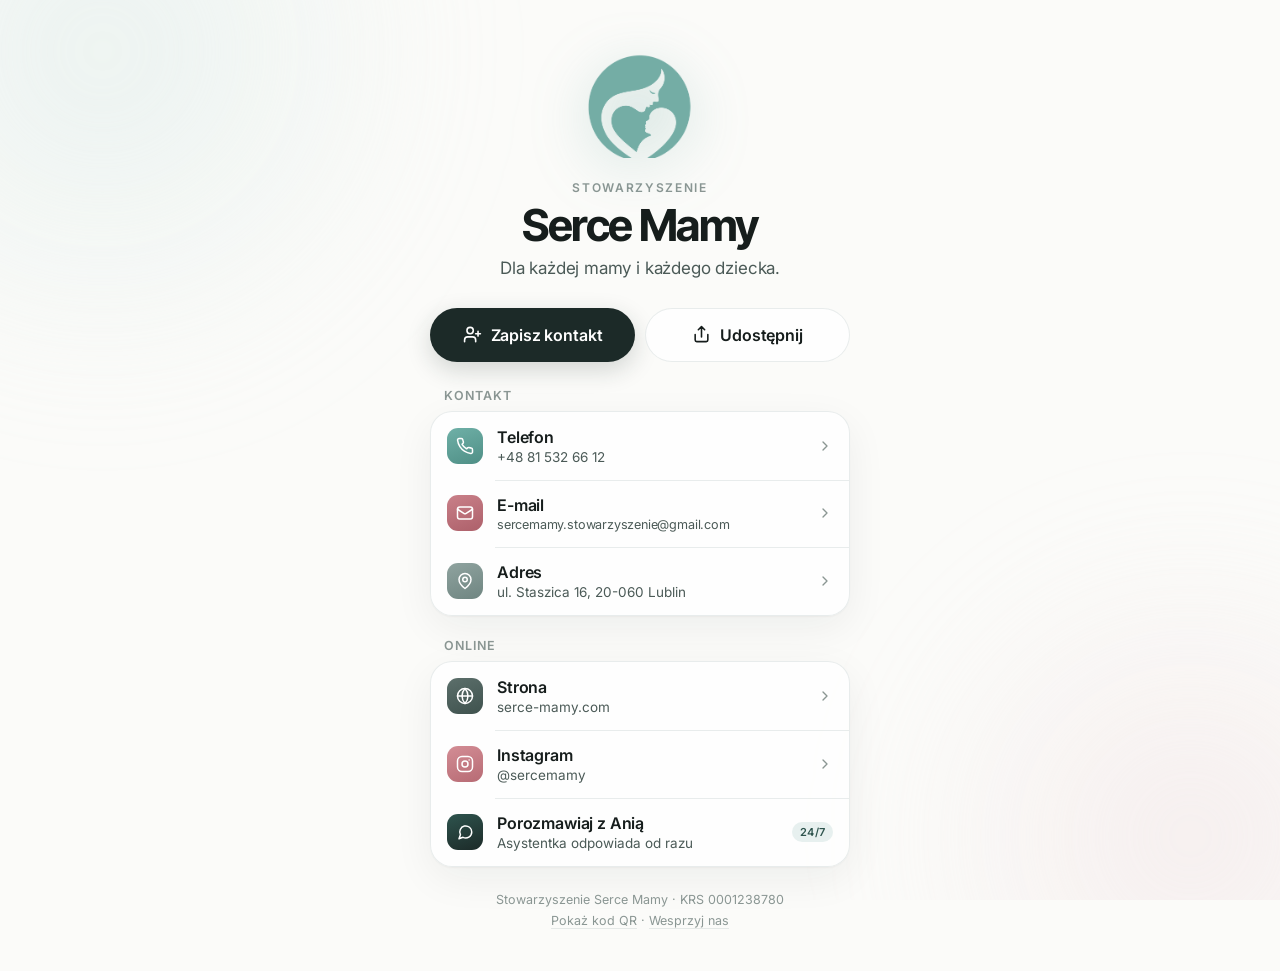
<file: wizytowka.html>
<!DOCTYPE html>
<html lang="pl">
<head>
  <meta charset="UTF-8" />
  <meta name="viewport" content="width=device-width, initial-scale=1.0, viewport-fit=cover" />
  <title>Serce Mamy — wizytówka</title>
  <meta name="description" content="Kontakt do Stowarzyszenia Serce Mamy w Lublinie. Zapisz kontakt, zadzwoń, napisz." />
  <link rel="canonical" href="https://serce-mamy.com/wizytowka" />
  <meta property="og:title" content="Stowarzyszenie Serce Mamy" />
  <meta property="og:site_name" content="Serce Mamy" />
  <meta property="og:locale" content="pl_PL" />
  <meta property="og:description" content="Dla każdej mamy i każdego dziecka. Zapisz kontakt, zadzwoń albo napisz." />
  <meta property="og:url" content="https://serce-mamy.com/wizytowka" />
  <meta property="og:image" content="https://serce-mamy.com/og-wizytowka.png" />
  <meta property="og:image:width" content="1200" />
  <meta property="og:image:height" content="630" />
  <meta property="og:image:alt" content="Wizytówka Stowarzyszenia Serce Mamy" />
  <meta property="og:type" content="website" />
  <meta name="twitter:card" content="summary_large_image" />
  <meta name="twitter:image" content="https://serce-mamy.com/og-wizytowka.png" />
  <meta name="theme-color" content="#fbfbf9" />
  <meta name="color-scheme" content="light only" />
  <link rel="icon" href="seo/icon-32.png" sizes="32x32" />
  <link rel="apple-touch-icon" href="seo/icon-180.png" />
  <link rel="preconnect" href="https://fonts.googleapis.com" />
  <link rel="preconnect" href="https://fonts.gstatic.com" crossorigin />
  <link href="https://fonts.googleapis.com/css2?family=Inter+Tight:wght@500;600;700&family=Inter:wght@400;500;600&display=swap" rel="stylesheet" />
  <style>
    :root{
      color-scheme:light;
      --bg:#fbfbf9; --surface:rgba(255,255,255,.72); --surface-solid:#ffffff; --hair:rgba(46,84,78,.10);
      --ink:#161d1c; --ink-2:#4b5a57; --ink-3:#8a9693;
      --teal:#5f9e96; --teal-ink:#2e544e; --rose:#b76b74;
      --cta:#1c2a28; --cta-ink:#ffffff;
      --shadow:0 1px 2px rgba(20,30,28,.04), 0 12px 40px rgba(20,30,28,.06);
      --r:22px; --ease:cubic-bezier(.2,.8,.2,1);
    }
    *{ box-sizing:border-box; margin:0; padding:0; }
    html{ -webkit-text-size-adjust:100%; }
    body{ font-family:'Inter',-apple-system,BlinkMacSystemFont,'SF Pro Text',system-ui,sans-serif; background:var(--bg); color:var(--ink); min-height:100dvh; -webkit-font-smoothing:antialiased; text-rendering:optimizeLegibility; overflow-x:hidden; }
    .aic-bubble{ display:none !important; }

    /* tło: dwie miękkie plamy, mocno rozmyte */
    .bg{ position:fixed; inset:0; z-index:-1; overflow:hidden; pointer-events:none; }
    .bg i{ position:absolute; border-radius:50%; filter:blur(70px); opacity:.55; }
    .bg .a{ width:52vmax; height:52vmax; left:-18vmax; top:-22vmax; background:radial-gradient(circle,#dcebe8 0%,rgba(220,235,232,0) 70%); }
    .bg .b{ width:46vmax; height:46vmax; right:-16vmax; bottom:-18vmax; background:radial-gradient(circle,#f1e2e3 0%,rgba(241,226,227,0) 70%); }

    .page{ max-width:460px; margin:0 auto; padding:max(28px,env(safe-area-inset-top)) 20px calc(40px + env(safe-area-inset-bottom)); }

    /* hero */
    .hero{ text-align:center; padding:26px 8px 30px; }
    .logo{ width:104px; height:104px; margin:0 auto 22px; display:block; filter:drop-shadow(0 14px 28px rgba(95,158,150,.28)); }
    .kicker{ font-size:12px; font-weight:600; letter-spacing:.14em; text-transform:uppercase; color:var(--ink-3); }
    h1{ font-family:'Inter Tight','SF Pro Display',Inter,sans-serif; font-weight:700; font-size:44px; line-height:1.02; letter-spacing:-.035em; margin:8px 0 10px; color:var(--ink); }
    .tag{ font-size:17px; color:var(--ink-2); letter-spacing:-.01em; }

    /* animacje wejścia */
    .up{ opacity:0; transform:translateY(14px); animation:up .8s var(--ease) forwards; }
    .d1{ animation-delay:.05s } .d2{ animation-delay:.15s } .d3{ animation-delay:.25s } .d4{ animation-delay:.35s } .d5{ animation-delay:.45s }
    @keyframes up{ to{ opacity:1; transform:none; } }
    @media (prefers-reduced-motion:reduce){ .up{ animation:none; opacity:1; transform:none; } }

    /* przyciski główne */
    .cta{ display:grid; grid-template-columns:1fr 1fr; gap:10px; margin:0 0 26px; }
    .pill{ display:inline-flex; align-items:center; justify-content:center; gap:9px; height:54px; border-radius:999px; font:600 16px/1 'Inter',sans-serif; letter-spacing:-.01em; text-decoration:none; border:0; cursor:pointer; transition:transform .25s var(--ease), background .2s, box-shadow .25s; -webkit-tap-highlight-color:transparent; }
    .pill:active{ transform:scale(.97); }
    .pill svg{ width:19px; height:19px; stroke:currentColor; fill:none; stroke-width:2; stroke-linecap:round; stroke-linejoin:round; }
    .pill.solid{ background:var(--cta); color:var(--cta-ink); box-shadow:0 8px 24px rgba(28,42,40,.18); }
    .pill.solid:hover{ box-shadow:0 12px 30px rgba(28,42,40,.24); transform:translateY(-1px); }
    .pill.soft{ background:var(--surface); color:var(--ink); border:1px solid var(--hair); backdrop-filter:blur(14px); -webkit-backdrop-filter:blur(14px); }
    .pill.soft:hover{ background:var(--surface-solid); }

    .wallet{ display:none; align-items:center; justify-content:center; gap:10px; height:50px; margin:-14px 0 26px; border-radius:999px; background:#000; color:#fff; text-decoration:none; font:600 15px/1 'Inter',sans-serif; letter-spacing:-.01em; transition:transform .25s var(--ease); }
    .wallet.on{ display:flex; } .wallet:active{ transform:scale(.97); }
    .wallet svg{ width:22px; height:22px; }

    /* grupy (iOS inset grouped list) */
    .label{ font-size:12.5px; font-weight:600; letter-spacing:.08em; text-transform:uppercase; color:var(--ink-3); margin:0 0 8px 14px; }
    .group{ background:var(--surface); backdrop-filter:blur(18px); -webkit-backdrop-filter:blur(18px); border:1px solid var(--hair); border-radius:var(--r); box-shadow:var(--shadow); overflow:hidden; margin-bottom:22px; }
    .row{ display:flex; align-items:center; gap:14px; padding:15px 16px 15px 16px; text-decoration:none; color:inherit; position:relative; transition:background .15s; -webkit-tap-highlight-color:transparent; border:0; background:none; width:100%; font:inherit; text-align:left; cursor:pointer; }
    .row + .row::before{ content:""; position:absolute; left:64px; right:0; top:0; height:1px; background:var(--hair); }
    .row:hover{ background:rgba(46,84,78,.04); }
    .row:active{ background:rgba(46,84,78,.07); }
    .ic{ width:36px; height:36px; border-radius:11px; display:grid; place-items:center; flex:none; color:#fff; }
    .ic svg{ width:18px; height:18px; stroke:currentColor; fill:none; stroke-width:2; stroke-linecap:round; stroke-linejoin:round; }
    .ic.tel{ background:linear-gradient(160deg,#6fb0a7,#4f8f86); } .ic.mail{ background:linear-gradient(160deg,#c98089,#ad606a); }
    .ic.web{ background:linear-gradient(160deg,#5c6f6b,#3f524e); } .ic.ig{ background:linear-gradient(160deg,#d38d95,#b76b74); }
    .ic.pin{ background:linear-gradient(160deg,#8fa39f,#6f8581); } .ic.ania{ background:linear-gradient(160deg,#2e544e,#1c2a28); }
    .txt{ flex:1; min-width:0; }
    .txt b{ display:block; font-weight:600; font-size:16px; letter-spacing:-.01em; line-height:1.25; }
    .txt span{ display:block; font-size:13.5px; color:var(--ink-2); margin-top:2px; white-space:nowrap; overflow:hidden; text-overflow:ellipsis; }
    .txt span.fit{ font-size:12.6px; letter-spacing:-.015em; }
    @media (max-width:350px){ .txt span.fit{ font-size:11.5px; } }
    .chev{ width:16px; height:16px; color:var(--ink-3); flex:none; stroke:currentColor; fill:none; stroke-width:2; stroke-linecap:round; stroke-linejoin:round; }
    .badge{ font-size:11px; font-weight:600; color:var(--teal-ink); background:rgba(95,158,150,.14); padding:3px 8px; border-radius:999px; letter-spacing:.02em; flex:none; }

    .foot{ text-align:center; color:var(--ink-3); font-size:12.5px; line-height:1.7; margin-top:8px; }
    .foot a{ color:inherit; text-decoration:none; border-bottom:1px solid var(--hair); }

    /* arkusz z kodem QR */
    .dim{ position:fixed; inset:0; background:rgba(16,20,19,.28); backdrop-filter:blur(6px); -webkit-backdrop-filter:blur(6px); opacity:0; pointer-events:none; transition:opacity .3s; z-index:20; }
    .sheet{ position:fixed; left:0; right:0; bottom:0; z-index:21; background:var(--surface-solid); border-radius:28px 28px 0 0; padding:14px 22px calc(28px + env(safe-area-inset-bottom)); transform:translateY(105%); visibility:hidden; transition:transform .45s var(--ease), visibility 0s linear .45s; box-shadow:0 -20px 60px rgba(0,0,0,.12); max-width:520px; margin:0 auto; }
    .sheet .grab{ width:40px; height:5px; border-radius:3px; background:var(--hair); margin:0 auto 18px; }
    .sheet h2{ font-family:'Inter Tight',sans-serif; font-weight:700; font-size:22px; letter-spacing:-.02em; text-align:center; }
    .sheet p{ text-align:center; color:var(--ink-2); font-size:14px; margin:6px 0 18px; }
    .qr{ width:220px; height:220px; margin:0 auto; padding:16px; background:#fff; border-radius:22px; border:1px solid var(--hair); }
    .qr img{ width:100%; height:100%; display:block; }
    .sheet .pill{ width:100%; margin-top:18px; }
    body.sheet-on .dim{ opacity:1; pointer-events:auto; } body.sheet-on .sheet{ transform:none; visibility:visible; transition:transform .45s var(--ease), visibility 0s; }
    .toast{ position:fixed; left:50%; bottom:calc(28px + env(safe-area-inset-bottom)); transform:translate(-50%,12px); background:var(--cta); color:var(--cta-ink); padding:11px 16px; border-radius:999px; font-size:13.5px; font-weight:500; opacity:0; transition:.25s var(--ease); pointer-events:none; z-index:30; }
    .toast.on{ opacity:1; transform:translate(-50%,0); }
  </style>
</head>
<body>
  <div class="bg" aria-hidden="true"><i class="a"></i><i class="b"></i></div>

  <main class="page">
    <header class="hero up d1">
      <img class="logo" src="logo-mama.svg" alt="Logo Stowarzyszenia Serce Mamy" width="104" height="104" />
      <div class="kicker">Stowarzyszenie</div>
      <h1>Serce Mamy</h1>
      <p class="tag">Dla każdej mamy i każdego dziecka.</p>
    </header>

    <div class="cta up d2">
      <a class="pill solid" href="serce-mamy.vcf" download="Serce-Mamy.vcf"><svg viewBox="0 0 24 24"><path d="M16 21v-2a4 4 0 0 0-4-4H6a4 4 0 0 0-4 4v2"/><circle cx="9" cy="7" r="4"/><path d="M19 8v6M22 11h-6"/></svg>Zapisz kontakt</a>
      <button class="pill soft" type="button" id="btn-share"><svg viewBox="0 0 24 24"><path d="M4 12v7a2 2 0 0 0 2 2h12a2 2 0 0 0 2-2v-7"/><path d="m16 6-4-4-4 4M12 2v13"/></svg>Udostępnij</button>
    </div>

    <a class="wallet up d2" id="btn-wallet" href="serce-mamy.pkpass"><svg viewBox="0 0 24 24" fill="none"><rect x="3" y="5" width="18" height="14" rx="3" fill="#fff"/><rect x="3" y="8" width="18" height="3" fill="#5f9e96"/><rect x="3" y="11" width="18" height="3" fill="#b76b74"/><rect x="3" y="14" width="18" height="5" fill="#2e544e"/></svg>Dodaj do Apple Wallet</a>

    <div class="up d3">
      <div class="label">Kontakt</div>
      <nav class="group">
        <a class="row" href="tel:+48815326612"><span class="ic tel"><svg viewBox="0 0 24 24"><path d="M22 16.9v3a2 2 0 0 1-2.2 2 19.8 19.8 0 0 1-8.6-3.1 19.5 19.5 0 0 1-6-6A19.8 19.8 0 0 1 2.1 4.2 2 2 0 0 1 4.1 2h3a2 2 0 0 1 2 1.7c.1.9.4 1.8.7 2.7a2 2 0 0 1-.5 2.1L8.1 9.8a16 16 0 0 0 6 6l1.3-1.3a2 2 0 0 1 2.1-.4c.9.3 1.8.6 2.7.7A2 2 0 0 1 22 16.9z"/></svg></span><span class="txt"><b>Telefon</b><span>+48 81 532 66 12</span></span><svg class="chev" viewBox="0 0 24 24"><path d="m9 18 6-6-6-6"/></svg></a>
        <a class="row" href="mailto:sercemamy.stowarzyszenie@gmail.com"><span class="ic mail"><svg viewBox="0 0 24 24"><rect x="2" y="4" width="20" height="16" rx="3"/><path d="m22 7-8.97 5.7a1.94 1.94 0 0 1-2.06 0L2 7"/></svg></span><span class="txt"><b>E-mail</b><span class="fit">sercemamy.stowarzyszenie@gmail.com</span></span><svg class="chev" viewBox="0 0 24 24"><path d="m9 18 6-6-6-6"/></svg></a>
        <a class="row" href="https://maps.apple.com/?q=Staszica+16,+20-060+Lublin" target="_blank" rel="noopener"><span class="ic pin"><svg viewBox="0 0 24 24"><path d="M20 10c0 6-8 12-8 12s-8-6-8-12a8 8 0 0 1 16 0z"/><circle cx="12" cy="10" r="3"/></svg></span><span class="txt"><b>Adres</b><span>ul. Staszica 16, 20-060 Lublin</span></span><svg class="chev" viewBox="0 0 24 24"><path d="m9 18 6-6-6-6"/></svg></a>
      </nav>
    </div>

    <div class="up d4">
      <div class="label">Online</div>
      <nav class="group">
        <a class="row" href="https://serce-mamy.com/"><span class="ic web"><svg viewBox="0 0 24 24"><circle cx="12" cy="12" r="10"/><path d="M2 12h20M12 2a15.3 15.3 0 0 1 4 10 15.3 15.3 0 0 1-4 10 15.3 15.3 0 0 1-4-10 15.3 15.3 0 0 1 4-10z"/></svg></span><span class="txt"><b>Strona</b><span>serce-mamy.com</span></span><svg class="chev" viewBox="0 0 24 24"><path d="m9 18 6-6-6-6"/></svg></a>
        <a class="row" href="https://instagram.com/sercemamy" target="_blank" rel="noopener"><span class="ic ig"><svg viewBox="0 0 24 24"><rect x="2" y="2" width="20" height="20" rx="6"/><circle cx="12" cy="12" r="4"/><path d="M17.5 6.5h.01"/></svg></span><span class="txt"><b>Instagram</b><span>@sercemamy</span></span><svg class="chev" viewBox="0 0 24 24"><path d="m9 18 6-6-6-6"/></svg></a>
        <button class="row" type="button" id="btn-ania"><span class="ic ania"><svg viewBox="0 0 24 24"><path d="M21 12a8 8 0 0 1-11.6 7.1L4 21l1.9-5.4A8 8 0 1 1 21 12z"/></svg></span><span class="txt"><b>Porozmawiaj z Anią</b><span>Asystentka odpowiada od razu</span></span><span class="badge">24/7</span></button>
      </nav>
    </div>

    <footer class="foot up d5">
      Stowarzyszenie Serce Mamy · KRS 0001238780<br>
      <a href="#" id="btn-qr">Pokaż kod QR</a> · <a href="pomoc">Wesprzyj nas</a>
    </footer>
  </main>

  <div class="dim" id="dim"></div>
  <section class="sheet" id="sheet" aria-hidden="true">
    <div class="grab"></div>
    <h2>Zeskanuj, żeby zapisać</h2>
    <p>Kod otwiera tę wizytówkę na innym telefonie.</p>
    <div class="qr"><img src="qr-wizytowka.svg" alt="Kod QR do wizytówki Serce Mamy" /></div>
    <button class="pill soft" type="button" id="btn-close">Zamknij</button>
  </section>
  <div class="toast" id="toast"></div>

  <script>
    (function () {
      var URL_ = 'https://serce-mamy.com/wizytowka';
      var $ = function (id) { return document.getElementById(id); };
      // Przycisk Wallet: tylko na iPhone/iPad/Mac i tylko gdy plik karty istnieje na serwerze.
      if (/iPhone|iPad|Macintosh/.test(navigator.userAgent)) fetch('serce-mamy.pkpass', { method: 'HEAD' }).then(function (r) { if (r.ok) $('btn-wallet').classList.add('on'); }).catch(function () {});
      function toast(m) { var t = $('toast'); t.textContent = m; t.classList.add('on'); clearTimeout(t._h); t._h = setTimeout(function () { t.classList.remove('on'); }, 1800); }
      $('btn-share').addEventListener('click', function () {
        if (navigator.share) navigator.share({ title: 'Stowarzyszenie Serce Mamy', text: 'Dla każdej mamy i każdego dziecka.', url: URL_ }).catch(function () {});
        else if (navigator.clipboard) navigator.clipboard.writeText(URL_).then(function () { toast('Link skopiowany'); });
      });
      function sheet(on) { document.body.classList.toggle('sheet-on', on); $('sheet').setAttribute('aria-hidden', on ? 'false' : 'true'); }
      $('btn-qr').addEventListener('click', function (e) { e.preventDefault(); sheet(true); });
      $('btn-close').addEventListener('click', function () { sheet(false); });
      $('dim').addEventListener('click', function () { sheet(false); });
      document.addEventListener('keydown', function (e) { if (e.key === 'Escape') sheet(false); });
      $('btn-ania').addEventListener('click', function () { var b = document.querySelector('.aic-bubble'); if (b) b.click(); else location.href = 'pomoc'; });
      if (/iPhone|iPad|Android/i.test(navigator.userAgent) === false) { var m = document.querySelector('a[href^="https://maps.apple.com"]'); if (m) m.href = 'https://www.google.com/maps/search/?api=1&query=Staszica+16,+20-060+Lublin'; }
    })();
  </script>
  <script src="https://ai-recepcjonista-backend.vercel.app/widget.js" async
    data-agent-id="agent_0401kwvbyyqcenqrj67h2r77071p"
    data-color="#b76b74"
    data-title="Serce Mamy"
    data-subtitle="Asystentka Ania — odpowiada od razu"
    data-questions="Jak mogę wesprzeć stowarzyszenie?||Moje dziecko jest na oddziale, gdzie znajdę pomoc?||Czym jest Akademia Rodzica?"></script>
</body>
</html>
</file>
